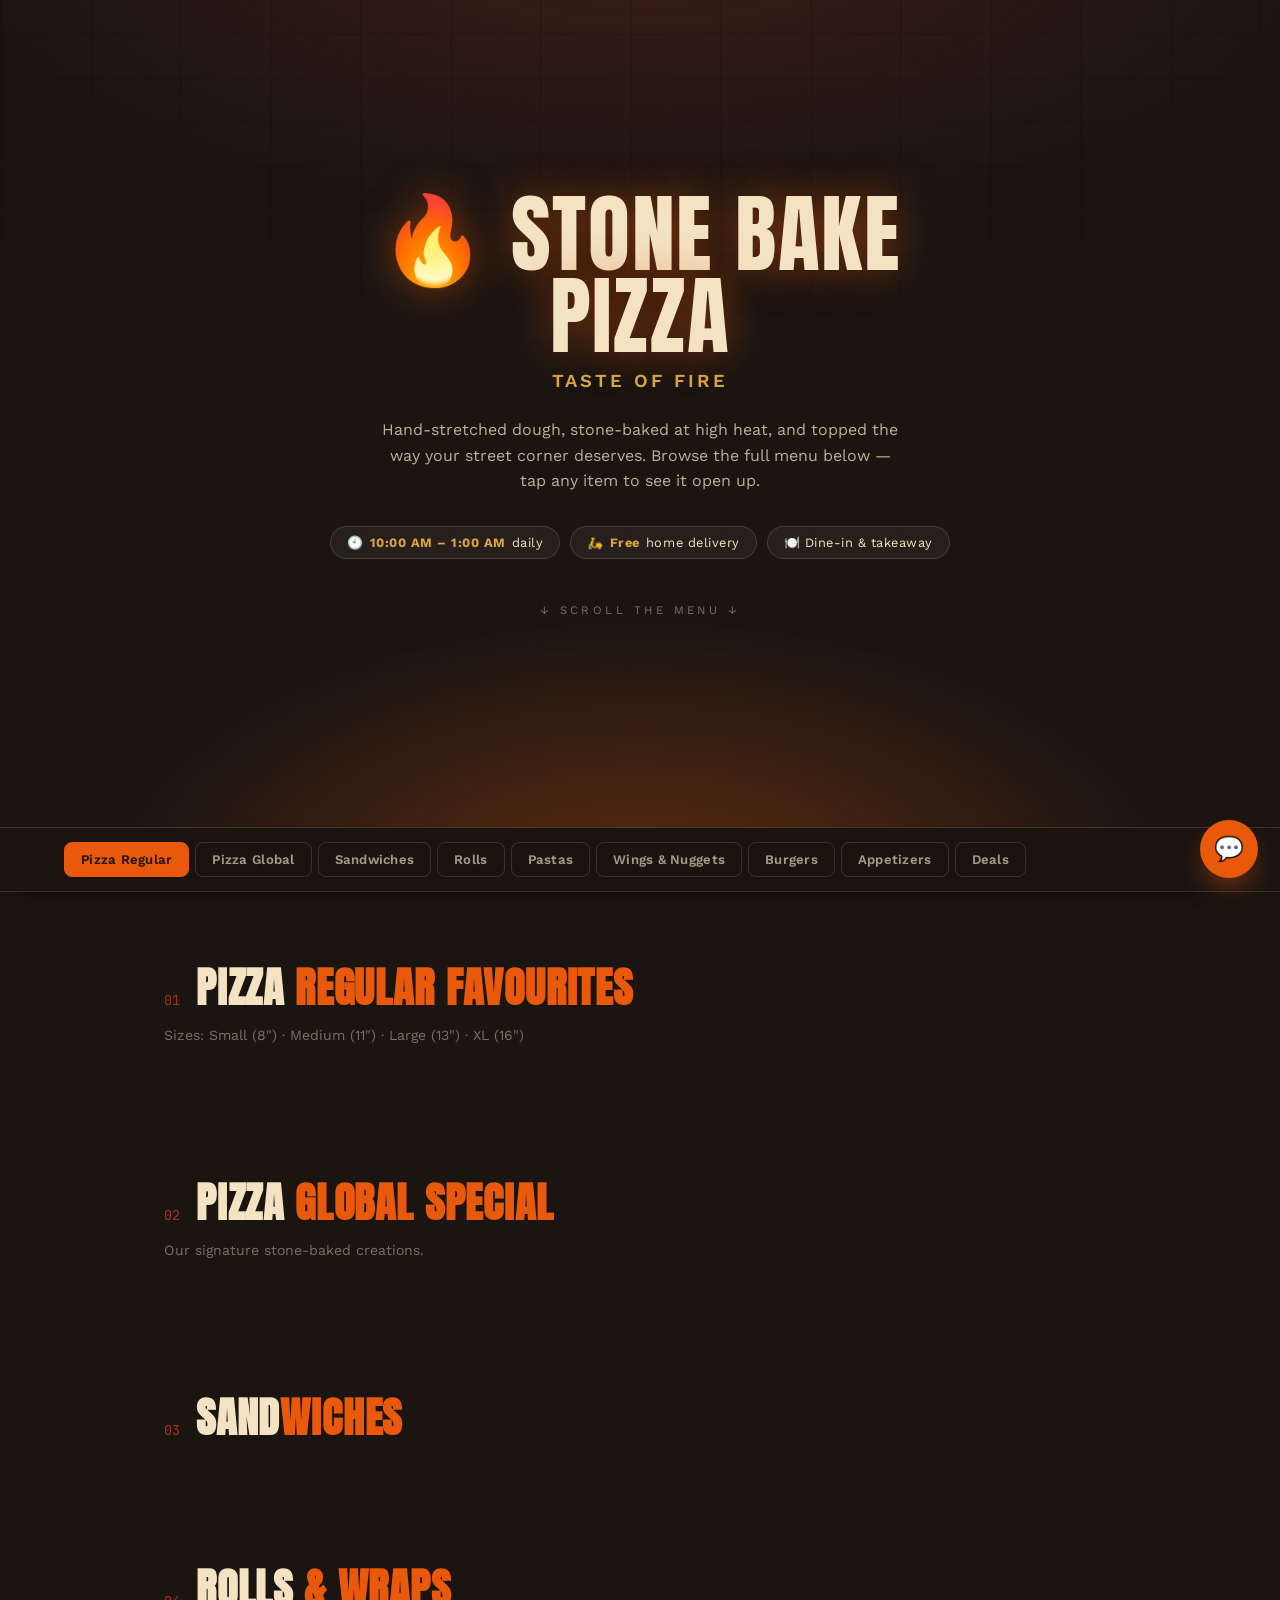
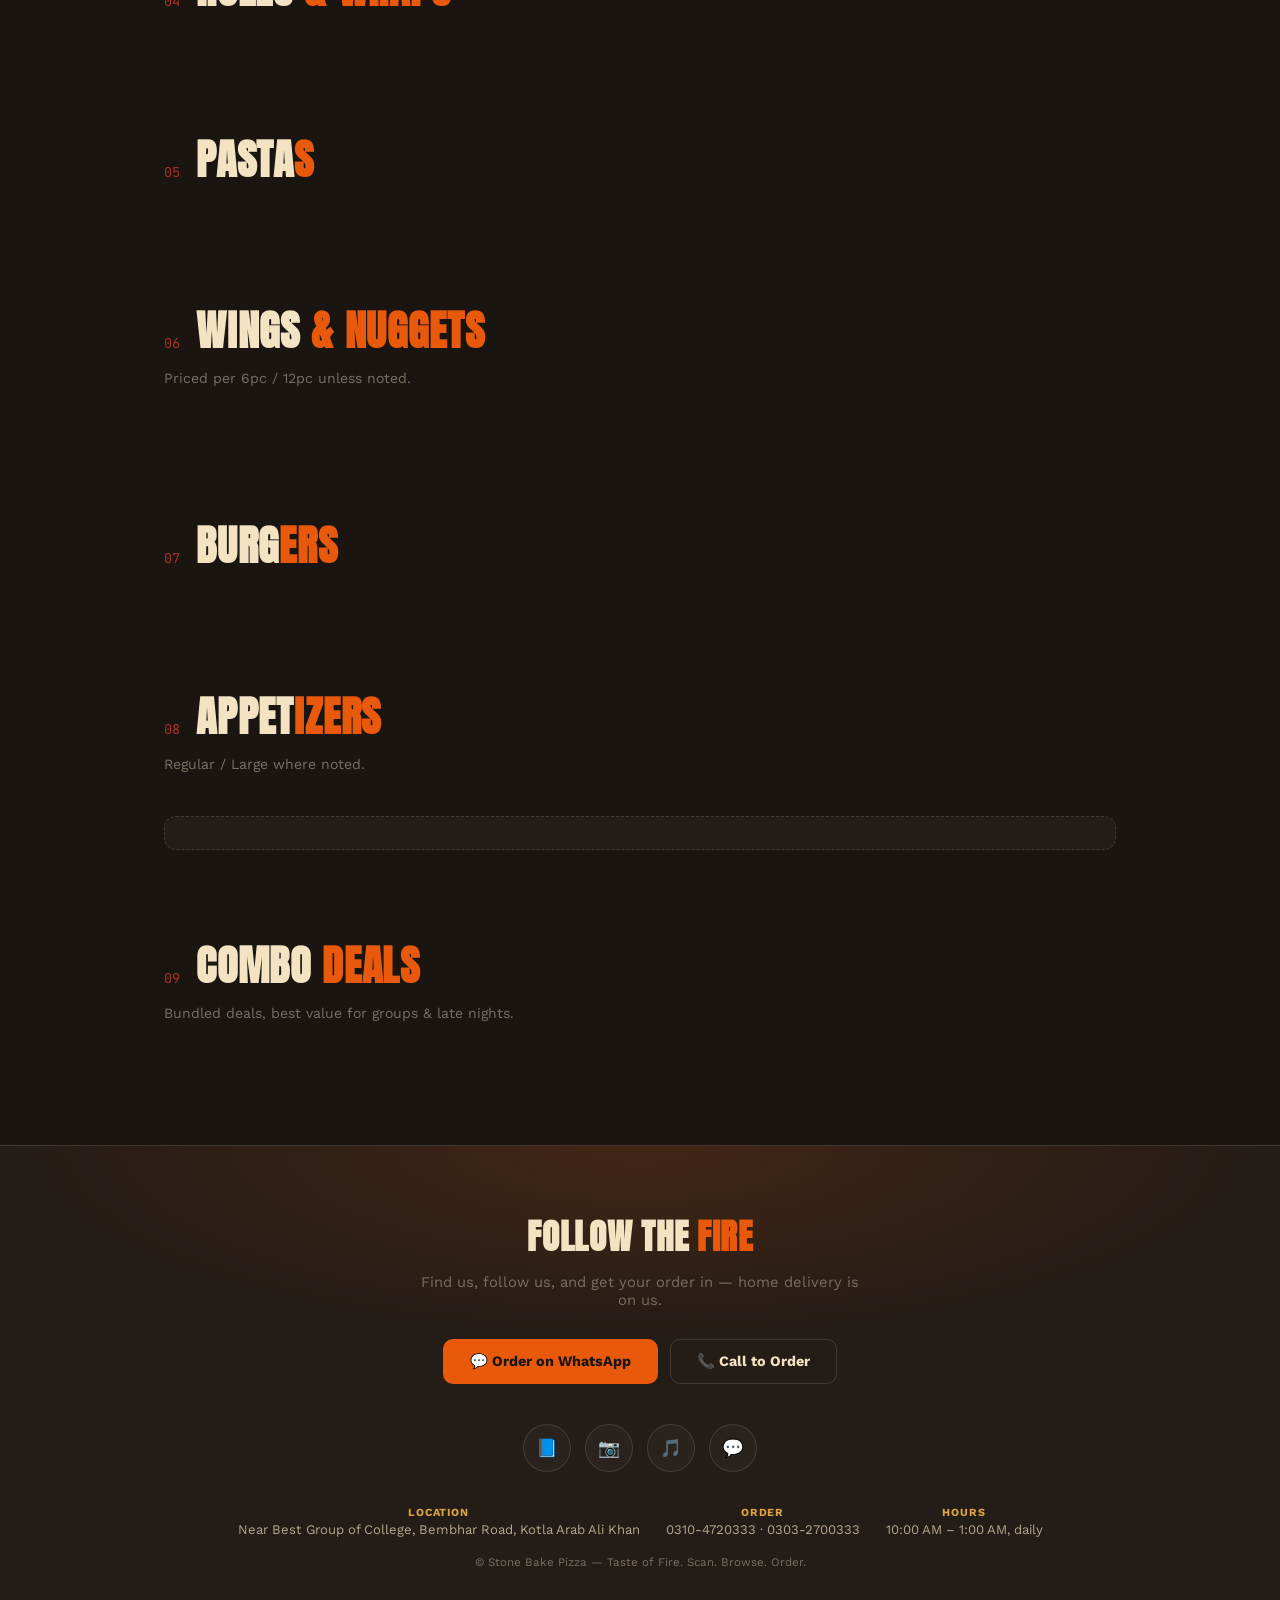
<file: index.html>
<!DOCTYPE html>
<html lang="en">
<head>
<meta charset="UTF-8">
<meta name="viewport" content="width=device-width, initial-scale=1.0">
<title>Stone Bake Pizza — Menu</title>
<link rel="preconnect" href="https://fonts.googleapis.com">
<link href="https://fonts.googleapis.com/css2?family=Anton&family=JetBrains+Mono:wght@500;700&family=Work+Sans:wght@400;500;600;700&display=swap" rel="stylesheet">
<link rel="stylesheet" href="style.css">
</head>
<body>

<canvas id="embers"></canvas>

<!-- HERO -->
<section class="hero">
  <div class="brand-mark display"><span class="flame-icon">🔥</span> STONE BAKE<br>PIZZA</div>
  <div class="tagline">Taste of Fire</div>
  <p class="hero-sub">Hand-stretched dough, stone-baked at high heat, and topped the way your street corner deserves. Browse the full menu below — tap any item to see it open up.</p>
  <div class="hero-meta">
    <span class="pill">🕙 <b>10:00 AM – 1:00 AM</b> daily</span>
    <span class="pill">🛵 <b>Free</b> home delivery</span>
    <span class="pill">🍽️ Dine-in &amp; takeaway</span>
  </div>
  <div class="scroll-cue">↓ scroll the menu ↓</div>
</section>

<!-- STICKY CATEGORY NAV -->
<nav class="board-nav">
  <div class="board-nav-inner" id="catNav">
    <button class="cat-btn active" data-target="regular">Pizza Regular</button>
    <button class="cat-btn" data-target="global">Pizza Global</button>
    <button class="cat-btn" data-target="sandwich">Sandwiches</button>
    <button class="cat-btn" data-target="rolls">Rolls</button>
    <button class="cat-btn" data-target="pasta">Pastas</button>
    <button class="cat-btn" data-target="wings">Wings &amp; Nuggets</button>
    <button class="cat-btn" data-target="burgers">Burgers</button>
    <button class="cat-btn" data-target="appetizers">Appetizers</button>
    <button class="cat-btn" data-target="deals">Deals</button>
  </div>
</nav>

<div class="menu-wrap">

  <!-- PIZZA REGULAR -->
  <section class="section" id="regular">
    <div class="section-head">
      <span class="section-num mono">01</span>
      <h2 class="section-title display">Pizza <span>Regular Favourites</span></h2>
    </div>
    <p class="section-note">Sizes: Small (8") · Medium (11") · Large (13") · XL (16")</p>
    <div class="grid" id="grid-regular"></div>
  </section>

  <!-- PIZZA GLOBAL -->
  <section class="section" id="global">
    <div class="section-head">
      <span class="section-num mono">02</span>
      <h2 class="section-title display">Pizza <span>Global Special</span></h2>
    </div>
    <p class="section-note">Our signature stone-baked creations.</p>
    <div class="grid" id="grid-global"></div>
  </section>

  <!-- SANDWICHES -->
  <section class="section" id="sandwich">
    <div class="section-head">
      <span class="section-num mono">03</span>
      <h2 class="section-title display">Sand<span>wiches</span></h2>
    </div>
    <div class="grid" id="grid-sandwich"></div>
  </section>

  <!-- ROLLS -->
  <section class="section" id="rolls">
    <div class="section-head">
      <span class="section-num mono">04</span>
      <h2 class="section-title display">Rolls <span>&amp; Wraps</span></h2>
    </div>
    <div class="grid" id="grid-rolls"></div>
  </section>

  <!-- PASTA -->
  <section class="section" id="pasta">
    <div class="section-head">
      <span class="section-num mono">05</span>
      <h2 class="section-title display">Pasta<span>s</span></h2>
    </div>
    <div class="grid" id="grid-pasta"></div>
  </section>

  <!-- WINGS -->
  <section class="section" id="wings">
    <div class="section-head">
      <span class="section-num mono">06</span>
      <h2 class="section-title display">Wings <span>&amp; Nuggets</span></h2>
    </div>
    <p class="section-note">Priced per 6pc / 12pc unless noted.</p>
    <div class="grid" id="grid-wings"></div>
  </section>

  <!-- BURGERS -->
  <section class="section" id="burgers">
    <div class="section-head">
      <span class="section-num mono">07</span>
      <h2 class="section-title display">Burg<span>ers</span></h2>
    </div>
    <div class="grid" id="grid-burgers"></div>
  </section>

  <!-- APPETIZERS -->
  <section class="section" id="appetizers">
    <div class="section-head">
      <span class="section-num mono">08</span>
      <h2 class="section-title display">Appet<span>izers</span></h2>
    </div>
    <p class="section-note">Regular / Large where noted.</p>
    <div class="grid" id="grid-appetizers"></div>
    <div class="topping-bar" id="toppingBar"></div>
  </section>

  <!-- DEALS -->
  <section class="section" id="deals">
    <div class="section-head">
      <span class="section-num mono">09</span>
      <h2 class="section-title display">Combo <span>Deals</span></h2>
    </div>
    <p class="section-note">Bundled deals, best value for groups &amp; late nights.</p>
    <div class="grid" id="grid-deals"></div>
  </section>

</div>

<!-- FOOTER -->
<footer class="footer">
  <h3 class="footer-title display">Follow the <span>fire</span></h3>
  <p class="footer-sub">Find us, follow us, and get your order in — home delivery is on us.</p>

  <div class="order-cta">
    <a class="btn btn-primary" href="https://wa.me/923104720333" target="_blank" rel="noopener">💬 Order on WhatsApp</a>
    <a class="btn btn-ghost" href="tel:03032700333">📞 Call to Order</a>
  </div>

  <div class="social-row">
    <!-- Add your live links in each href below -->
    <a class="social" href="#" target="_blank" rel="noopener" aria-label="Facebook">📘</a>
    <a class="social" href="#" target="_blank" rel="noopener" aria-label="Instagram">📷</a>
    <a class="social" href="#" target="_blank" rel="noopener" aria-label="TikTok">🎵</a>
    <a class="social" href="https://wa.me/923104720333" target="_blank" rel="noopener" aria-label="WhatsApp">💬</a>
  </div>

  <div class="footer-info">
    <div><b>Location</b>Near Best Group of College, Bembhar Road, Kotla Arab Ali Khan</div>
    <div><b>Order</b>0310-4720333 · 0303-2700333</div>
    <div><b>Hours</b>10:00 AM – 1:00 AM, daily</div>
  </div>

  <p class="footer-copy">© Stone Bake Pizza — Taste of Fire. Scan. Browse. Order.</p>
</footer>

<a class="fab" href="https://wa.me/923104720333" target="_blank" rel="noopener" aria-label="Order on WhatsApp">💬</a>

<script src="script.js"></script>
</body>
    </html>
</file>
<file: style.css>
:root{
  --char:#1b1512;
  --char2:#241c17;
  --ember:#e8590c;
  --brick:#a93226;
  --cream:#f3e3c3;
  --stone:#7a6f63;
  --gold:#d9a441;
  --line: rgba(243,227,195,0.14);
}
*{box-sizing:border-box; margin:0; padding:0;}
html{scroll-behavior:smooth;}
body{
  background:var(--char);
  color:var(--cream);
  font-family:'Work Sans', sans-serif;
  -webkit-font-smoothing:antialiased;
  overflow-x:hidden;
}
::selection{background:var(--ember); color:var(--char);}
.display{font-family:'Anton', sans-serif; letter-spacing:0.02em; text-transform:uppercase;}
.mono{font-family:'JetBrains Mono', monospace;}

a{color:inherit;}

/* ---------- ambient embers ---------- */
#embers{position:fixed; inset:0; pointer-events:none; z-index:1; opacity:.55;}

/* ---------- HERO ---------- */
.hero{
  position:relative;
  min-height:92vh;
  display:flex; flex-direction:column; align-items:center; justify-content:center;
  text-align:center;
  padding:6vh 6vw 8vh;
  background:
    radial-gradient(ellipse 60% 50% at 50% 110%, rgba(232,89,12,0.35), transparent 70%),
    radial-gradient(ellipse 90% 60% at 50% -10%, rgba(169,50,38,0.25), transparent 60%),
    var(--char);
  border-bottom:1px solid var(--line);
  overflow:hidden;
}
.hero::before{
  content:"";
  position:absolute; inset:0;
  background-image:
    repeating-linear-gradient(0deg, rgba(0,0,0,0.35) 0 2px, transparent 2px 44px),
    repeating-linear-gradient(90deg, rgba(0,0,0,0.35) 0 2px, transparent 2px 90px);
  opacity:.25;
  mask-image:linear-gradient(to bottom, black, transparent 85%);
}
.brand-mark{
  font-size:clamp(2.6rem, 9vw, 5.4rem);
  line-height:.95;
  color:var(--cream);
  text-shadow:0 0 40px rgba(232,89,12,.5);
  position:relative; z-index:2;
}
.brand-mark span{color:var(--ember);}
.tagline{
  margin-top:14px;
  font-size:clamp(.95rem,2.4vw,1.15rem);
  color:var(--gold);
  letter-spacing:.16em;
  text-transform:uppercase;
  font-weight:600;
  position:relative; z-index:2;
}
.hero-sub{
  margin-top:26px;
  max-width:520px;
  color:rgba(243,227,195,.75);
  font-size:1rem;
  line-height:1.6;
  position:relative; z-index:2;
}
.hero-meta{
  margin-top:32px;
  display:flex; gap:10px; flex-wrap:wrap; justify-content:center;
  position:relative; z-index:2;
}
.pill{
  border:1px solid var(--line);
  background:rgba(243,227,195,.05);
  padding:8px 16px;
  border-radius:999px;
  font-size:.8rem;
  letter-spacing:.04em;
  color:var(--cream);
  display:flex; align-items:center; gap:6px;
}
.pill b{color:var(--gold);}

.flame-icon{display:inline-block; animation:flicker 2.6s ease-in-out infinite;}
@keyframes flicker{
  0%,100%{transform:scale(1) rotate(0deg); opacity:1;}
  30%{transform:scale(1.08) rotate(-3deg); opacity:.92;}
  60%{transform:scale(0.96) rotate(3deg); opacity:1;}
}

.scroll-cue{
  margin-top:44px;
  font-size:.72rem;
  letter-spacing:.3em;
  text-transform:uppercase;
  color:var(--stone);
  position:relative; z-index:2;
}

/* ---------- STICKY NAV / MENU BOARD ---------- */
.board-nav{
  position:sticky; top:0; z-index:50;
  background:rgba(27,21,18,.92);
  backdrop-filter:blur(10px);
  border-bottom:1px solid var(--line);
  box-shadow:0 12px 30px -18px rgba(0,0,0,.8);
}
.board-nav-inner{
  display:flex; gap:6px; overflow-x:auto;
  padding:14px 5vw;
  scrollbar-width:none;
}
.board-nav-inner::-webkit-scrollbar{display:none;}
.cat-btn{
  flex:0 0 auto;
  background:transparent;
  border:1px solid var(--line);
  color:rgba(243,227,195,.65);
  font-family:'Work Sans', sans-serif;
  font-weight:600;
  font-size:.82rem;
  letter-spacing:.02em;
  padding:9px 16px;
  border-radius:8px;
  cursor:pointer;
  white-space:nowrap;
  transition:all .2s ease;
}
.cat-btn:hover{color:var(--cream); border-color:var(--gold);}
.cat-btn.active{
  background:var(--ember);
  border-color:var(--ember);
  color:var(--char);
}

/* ---------- SECTIONS ---------- */
.menu-wrap{max-width:1080px; margin:0 auto; padding:0 5vw;}
.section{padding:64px 0 20px; scroll-margin-top:78px;}
.section-head{
  display:flex; align-items:baseline; gap:16px;
  margin-bottom:8px;
}
.section-num{
  font-family:'JetBrains Mono', monospace;
  color:var(--brick);
  font-size:.85rem;
}
.section-title{
  font-size:clamp(1.8rem, 5vw, 2.6rem);
  color:var(--cream);
}
.section-title span{color:var(--ember);}
.section-note{
  color:var(--stone);
  font-size:.88rem;
  margin-bottom:28px;
  max-width:560px;
}

.grid{
  display:grid;
  grid-template-columns:repeat(auto-fill, minmax(260px,1fr));
  gap:14px;
  margin-bottom:16px;
}

.item{
  position:relative;
  background:linear-gradient(160deg, var(--char2), #1f1813);
  border:1px solid var(--line);
  border-radius:12px;
  padding:18px 18px 16px;
  cursor:pointer;
  transition:transform .18s ease, border-color .18s ease, box-shadow .18s ease;
}
.item:hover{
  transform:translateY(-3px);
  border-color:rgba(232,89,12,.55);
  box-shadow:0 14px 26px -16px rgba(232,89,12,.35);
}
.item-top{display:flex; justify-content:space-between; align-items:flex-start; gap:10px;}
.item-icon{
  width:40px; height:40px; flex:0 0 40px;
  border-radius:50%;
  display:flex; align-items:center; justify-content:center;
  font-size:1.2rem;
  background:radial-gradient(circle at 35% 30%, rgba(232,89,12,.35), rgba(169,50,38,.15));
  border:1px solid var(--line);
}
.item-name{
  font-weight:700;
  font-size:1rem;
  color:var(--cream);
  line-height:1.25;
}
.item-desc{
  font-size:.78rem;
  color:var(--stone);
  margin-top:4px;
  display:none;
}
.item.open .item-desc{display:block;}
.item.open{border-color:var(--gold);}

.price-row{
  display:flex; gap:6px; flex-wrap:wrap;
  margin-top:14px;
}
.price-tag{
  font-family:'JetBrains Mono', monospace;
  font-size:.72rem;
  background:rgba(217,164,65,.1);
  border:1px solid rgba(217,164,65,.35);
  color:var(--gold);
  padding:4px 8px;
  border-radius:6px;
  display:flex; flex-direction:column; align-items:center; line-height:1.2;
}
.price-tag small{
  text-transform:uppercase;
  font-size:.55rem;
  letter-spacing:.06em;
  color:rgba(217,164,65,.6);
}
.price-tag.single{flex-direction:row; gap:4px;}

/* extra topping bar */
.topping-bar{
  display:flex; gap:10px; flex-wrap:wrap;
  background:var(--char2);
  border:1px dashed var(--line);
  border-radius:12px;
  padding:16px 18px;
  margin-top:6px;
}
.topping-bar .price-tag{background:rgba(232,89,12,.1); border-color:rgba(232,89,12,.4); color:var(--ember);}

/* ---------- DEALS ---------- */
.deal-card{
  position:relative;
  background:linear-gradient(160deg,#241c17,#1b1512);
  border:1px solid var(--line);
  border-radius:14px;
  padding:20px;
  overflow:hidden;
}
.deal-card::before{
  content:"";
  position:absolute; top:0; left:0; right:0; height:4px;
  background:linear-gradient(90deg, var(--ember), var(--gold));
}
.deal-tag{
  font-family:'JetBrains Mono', monospace;
  font-size:.68rem;
  letter-spacing:.08em;
  text-transform:uppercase;
  color:var(--brick);
  background:rgba(169,50,38,.15);
  border:1px solid rgba(169,50,38,.4);
  padding:3px 9px;
  border-radius:999px;
  display:inline-block;
  margin-bottom:10px;
}
.deal-items{
  font-size:.88rem;
  color:rgba(243,227,195,.85);
  line-height:1.7;
  margin-bottom:12px;
}
.deal-price{
  font-family:'Anton', sans-serif;
  font-size:1.6rem;
  color:var(--gold);
}
.deal-price small{font-family:'Work Sans'; font-size:.85rem; color:var(--stone); font-weight:500;}

/* ---------- FOOTER ---------- */
.footer{
  margin-top:60px;
  border-top:1px solid var(--line);
  background:
    radial-gradient(ellipse 70% 60% at 50% 0%, rgba(232,89,12,.16), transparent 70%),
    var(--char2);
  padding:64px 5vw 40px;
  text-align:center;
}
.footer-title{
  font-size:clamp(1.6rem, 4vw, 2.2rem);
  color:var(--cream);
  margin-bottom:10px;
}
.footer-title span{color:var(--ember);}
.footer-sub{color:var(--stone); font-size:.92rem; max-width:460px; margin:0 auto 30px;}

.order-cta{
  display:inline-flex; gap:12px; flex-wrap:wrap; justify-content:center;
  margin-bottom:40px;
}
.btn{
  font-weight:700; font-size:.9rem;
  padding:13px 26px;
  border-radius:10px;
  border:1px solid transparent;
  cursor:pointer;
  text-decoration:none;
  display:inline-flex; align-items:center; gap:8px;
  transition:transform .15s ease, box-shadow .15s ease;
}
.btn:hover{transform:translateY(-2px);}
.btn-primary{background:var(--ember); color:var(--char);}
.btn-primary:hover{box-shadow:0 12px 22px -10px rgba(232,89,12,.6);}
.btn-ghost{border-color:var(--line); color:var(--cream);}

.social-row{
  display:flex; gap:14px; justify-content:center; flex-wrap:wrap;
  margin-bottom:34px;
}
.social{
  width:48px; height:48px; border-radius:50%;
  border:1px solid var(--line);
  display:flex; align-items:center; justify-content:center;
  font-size:1.1rem;
  color:var(--cream);
  text-decoration:none;
  transition:all .2s ease;
  background:rgba(243,227,195,.03);
}
.social:hover{border-color:var(--ember); color:var(--ember); transform:translateY(-3px);}

.footer-info{
  display:flex; gap:26px; flex-wrap:wrap; justify-content:center;
  font-size:.82rem; color:rgba(243,227,195,.7);
  margin-bottom:18px;
}
.footer-info b{color:var(--gold); display:block; font-size:.68rem; letter-spacing:.08em; text-transform:uppercase; margin-bottom:3px;}
.footer-copy{font-size:.72rem; color:var(--stone);}

/* ---------- FLOATING WHATSAPP ---------- */
.fab{
  position:fixed; bottom:22px; right:22px; z-index:80;
  background:var(--ember); color:var(--char);
  width:58px; height:58px; border-radius:50%;
  display:flex; align-items:center; justify-content:center;
  font-size:1.5rem;
  box-shadow:0 14px 30px -10px rgba(232,89,12,.7);
  text-decoration:none;
  animation:pulse 2.8s ease-in-out infinite;
}
@keyframes pulse{
  0%,100%{box-shadow:0 14px 30px -10px rgba(232,89,12,.7);}
  50%{box-shadow:0 14px 34px -6px rgba(232,89,12,.95);}
}

@media (prefers-reduced-motion: reduce){
  *{animation:none !important; transition:none !important;}
}

@media (max-width:560px){
  .hero{min-height:82vh; padding:8vh 6vw;}
  .footer-info{gap:18px;}
                            }
</file>
